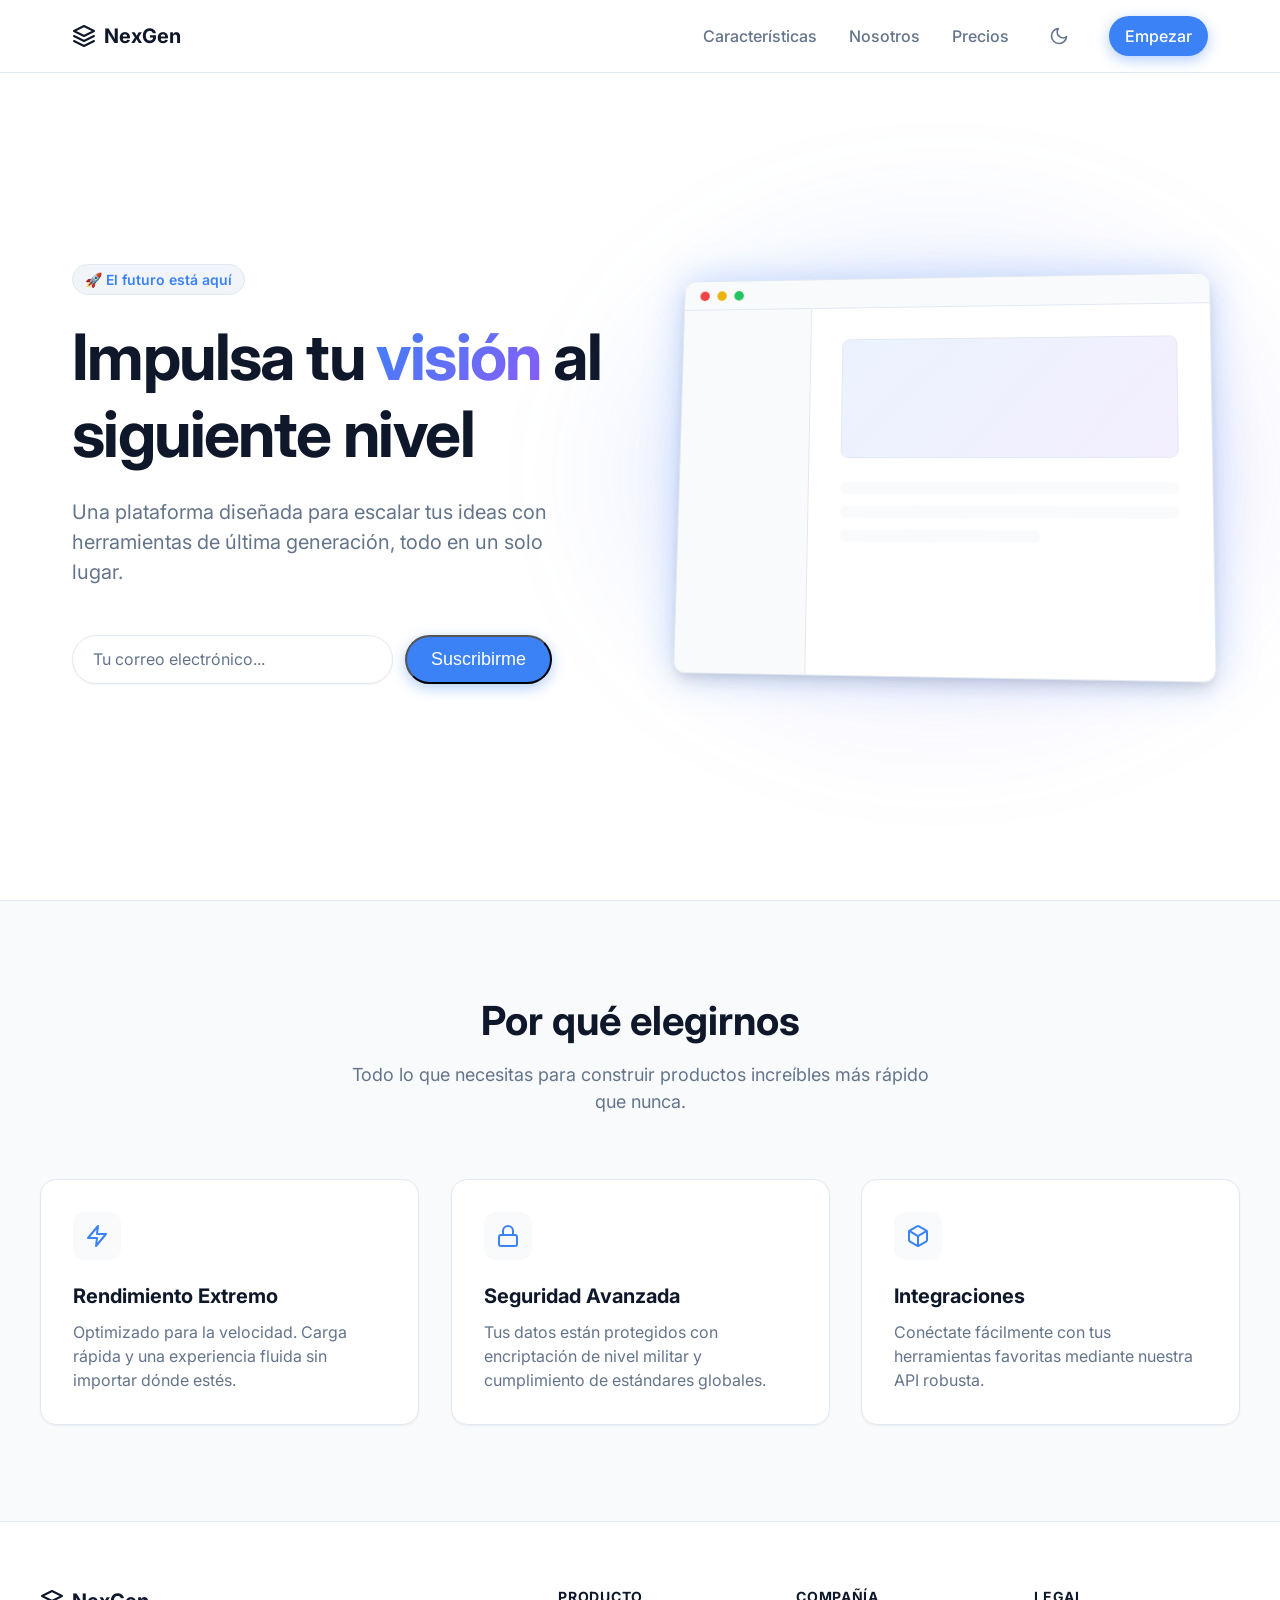
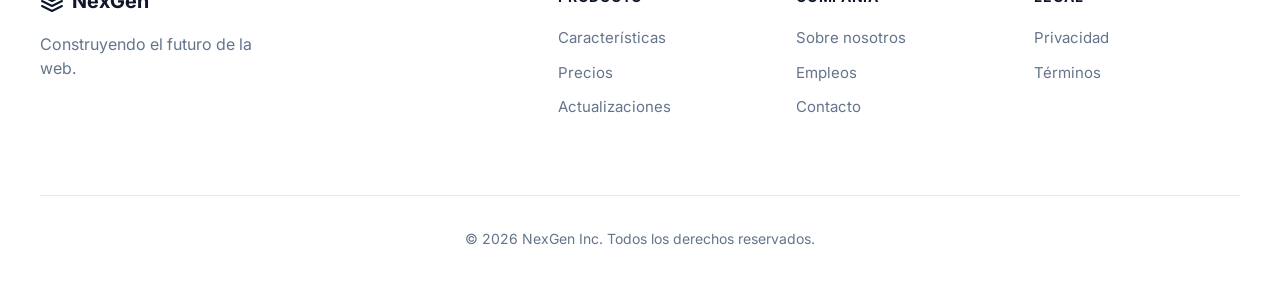
<file: index.html>
<!DOCTYPE html>
<html lang="es" data-theme="light">
<head>
    <meta charset="UTF-8">
    <meta name="viewport" content="width=device-width, initial-scale=1.0">
    <meta name="description" content="Una landing page moderna y dinámica con soporte para Light y Dark mode.">
    <title>NexGen - Innovación sin límites</title>
    
    <!-- Google Fonts -->
    <link rel="preconnect" href="https://fonts.googleapis.com">
    <link rel="preconnect" href="https://fonts.gstatic.com" crossorigin>
    <link href="https://fonts.googleapis.com/css2?family=Inter:wght@300;400;500;600;700;800&display=swap" rel="stylesheet">
    
    <!-- CSS -->
    <link rel="stylesheet" href="styles.css">
    
    <!-- Favicon (Data URI para prevenir 404) -->
    <link rel="icon" href="data:image/svg+xml,<svg xmlns='http://www.w3.org/2000/svg' viewBox='0 0 24 24' fill='none' stroke='%233b82f6' stroke-width='2' stroke-linecap='round' stroke-linejoin='round'><path d='M12 2L2 7l10 5 10-5-10-5zM2 17l10 5 10-5M2 12l10 5 10-5'/></svg>">
</head>
<body>
    <!-- Navbar -->
    <nav class="navbar">
        <div class="nav-container">
            <a href="#" class="logo">
                <svg width="24" height="24" viewBox="0 0 24 24" fill="none" stroke="currentColor" stroke-width="2" stroke-linecap="round" stroke-linejoin="round"><path d="M12 2L2 7l10 5 10-5-10-5zM2 17l10 5 10-5M2 12l10 5 10-5"/></svg>
                NexGen
            </a>
            <div class="nav-links">
                <a href="#features">Características</a>
                <a href="#about">Nosotros</a>
                <a href="#pricing">Precios</a>
                <button id="theme-toggle" class="theme-toggle" aria-label="Cambiar tema">
                    <!-- Sun Icon -->
                    <svg class="sun-icon" xmlns="http://www.w3.org/2000/svg" width="20" height="20" viewBox="0 0 24 24" fill="none" stroke="currentColor" stroke-width="2" stroke-linecap="round" stroke-linejoin="round"><circle cx="12" cy="12" r="5"></circle><line x1="12" y1="1" x2="12" y2="3"></line><line x1="12" y1="21" x2="12" y2="23"></line><line x1="4.22" y1="4.22" x2="5.64" y2="5.64"></line><line x1="18.36" y1="18.36" x2="19.78" y2="19.78"></line><line x1="1" y1="12" x2="3" y2="12"></line><line x1="21" y1="12" x2="23" y2="12"></line><line x1="4.22" y1="19.78" x2="5.64" y2="18.36"></line><line x1="18.36" y1="5.64" x2="19.78" y2="4.22"></line></svg>
                    <!-- Moon Icon -->
                    <svg class="moon-icon" xmlns="http://www.w3.org/2000/svg" width="20" height="20" viewBox="0 0 24 24" fill="none" stroke="currentColor" stroke-width="2" stroke-linecap="round" stroke-linejoin="round"><path d="M21 12.79A9 9 0 1 1 11.21 3 7 7 0 0 0 21 12.79z"></path></svg>
                </button>
                <a href="#cta" class="btn btn-primary nav-btn">Empezar</a>
            </div>
        </div>
    </nav>

    <!-- Hero Section -->
    <header class="hero">
        <div class="hero-content fade-in">
            <div class="badge">🚀 El futuro está aquí</div>
            <h1 class="hero-title">Impulsa tu <span class="gradient-text">visión</span> al siguiente nivel</h1>
            <p class="hero-subtitle">Una plataforma diseñada para escalar tus ideas con herramientas de última generación, todo en un solo lugar.</p>
            <form class="hero-form" name="newsletter" method="POST" action="/success.html" netlify netlify-honeypot="bot-field">
                <p class="hidden" style="display: none;">
                    <label>No llenes esto si eres humano: <input name="bot-field" /></label>
                </p>
                <input type="email" name="email" placeholder="Tu correo electrónico..." required aria-label="Correo electrónico">
                <button type="submit" class="btn btn-primary btn-lg">Suscribirme</button>
            </form>
        </div>
        <div class="hero-image-wrapper fade-in delay-200">
            <div class="glow-effect"></div>
            <!-- Un mockup genérico usando un div estilizado -->
            <div class="hero-mockup">
                <div class="mockup-header">
                    <span class="dot red"></span>
                    <span class="dot yellow"></span>
                    <span class="dot green"></span>
                </div>
                <div class="mockup-body">
                    <div class="mockup-sidebar"></div>
                    <div class="mockup-content">
                        <div class="mockup-chart"></div>
                        <div class="mockup-lines">
                            <div class="line"></div>
                            <div class="line"></div>
                            <div class="line short"></div>
                        </div>
                    </div>
                </div>
            </div>
        </div>
    </header>

    <!-- Features Section -->
    <section id="features" class="features">
        <div class="section-header fade-in">
            <h2>Por qué elegirnos</h2>
            <p>Todo lo que necesitas para construir productos increíbles más rápido que nunca.</p>
        </div>
        <div class="features-grid">
            <div class="feature-card fade-in delay-100">
                <div class="icon-wrapper">
                    <svg width="24" height="24" viewBox="0 0 24 24" fill="none" stroke="currentColor" stroke-width="2" stroke-linecap="round" stroke-linejoin="round"><polygon points="13 2 3 14 12 14 11 22 21 10 12 10 13 2"></polygon></svg>
                </div>
                <h3>Rendimiento Extremo</h3>
                <p>Optimizado para la velocidad. Carga rápida y una experiencia fluida sin importar dónde estés.</p>
            </div>
            <div class="feature-card fade-in delay-200">
                <div class="icon-wrapper">
                    <svg width="24" height="24" viewBox="0 0 24 24" fill="none" stroke="currentColor" stroke-width="2" stroke-linecap="round" stroke-linejoin="round"><rect x="3" y="11" width="18" height="11" rx="2" ry="2"></rect><path d="M7 11V7a5 5 0 0 1 10 0v4"></path></svg>
                </div>
                <h3>Seguridad Avanzada</h3>
                <p>Tus datos están protegidos con encriptación de nivel militar y cumplimiento de estándares globales.</p>
            </div>
            <div class="feature-card fade-in delay-300">
                <div class="icon-wrapper">
                    <svg width="24" height="24" viewBox="0 0 24 24" fill="none" stroke="currentColor" stroke-width="2" stroke-linecap="round" stroke-linejoin="round"><path d="M21 16V8a2 2 0 0 0-1-1.73l-7-4a2 2 0 0 0-2 0l-7 4A2 2 0 0 0 3 8v8a2 2 0 0 0 1 1.73l7 4a2 2 0 0 0 2 0l7-4A2 2 0 0 0 21 16z"></path><polyline points="3.27 6.96 12 12.01 20.73 6.96"></polyline><line x1="12" y1="22.08" x2="12" y2="12"></line></svg>
                </div>
                <h3>Integraciones</h3>
                <p>Conéctate fácilmente con tus herramientas favoritas mediante nuestra API robusta.</p>
            </div>
        </div>
    </section>

    <!-- Footer -->
    <footer class="footer">
        <div class="footer-container fade-in">
            <div class="footer-brand">
                <a href="#" class="logo">
                    <svg width="24" height="24" viewBox="0 0 24 24" fill="none" stroke="currentColor" stroke-width="2" stroke-linecap="round" stroke-linejoin="round"><path d="M12 2L2 7l10 5 10-5-10-5zM2 17l10 5 10-5M2 12l10 5 10-5"/></svg>
                    NexGen
                </a>
                <p>Construyendo el futuro de la web.</p>
            </div>
            <div class="footer-links">
                <div class="link-group">
                    <h4>Producto</h4>
                    <a href="#">Características</a>
                    <a href="#">Precios</a>
                    <a href="#">Actualizaciones</a>
                </div>
                <div class="link-group">
                    <h4>Compañía</h4>
                    <a href="#">Sobre nosotros</a>
                    <a href="#">Empleos</a>
                    <a href="#">Contacto</a>
                </div>
                <div class="link-group">
                    <h4>Legal</h4>
                    <a href="#">Privacidad</a>
                    <a href="#">Términos</a>
                </div>
            </div>
        </div>
        <div class="footer-bottom">
            <p>&copy; 2026 NexGen Inc. Todos los derechos reservados.</p>
        </div>
    </footer>

    <!-- JS -->
    <script src="script.js"></script>
</body>
</html>
</file>
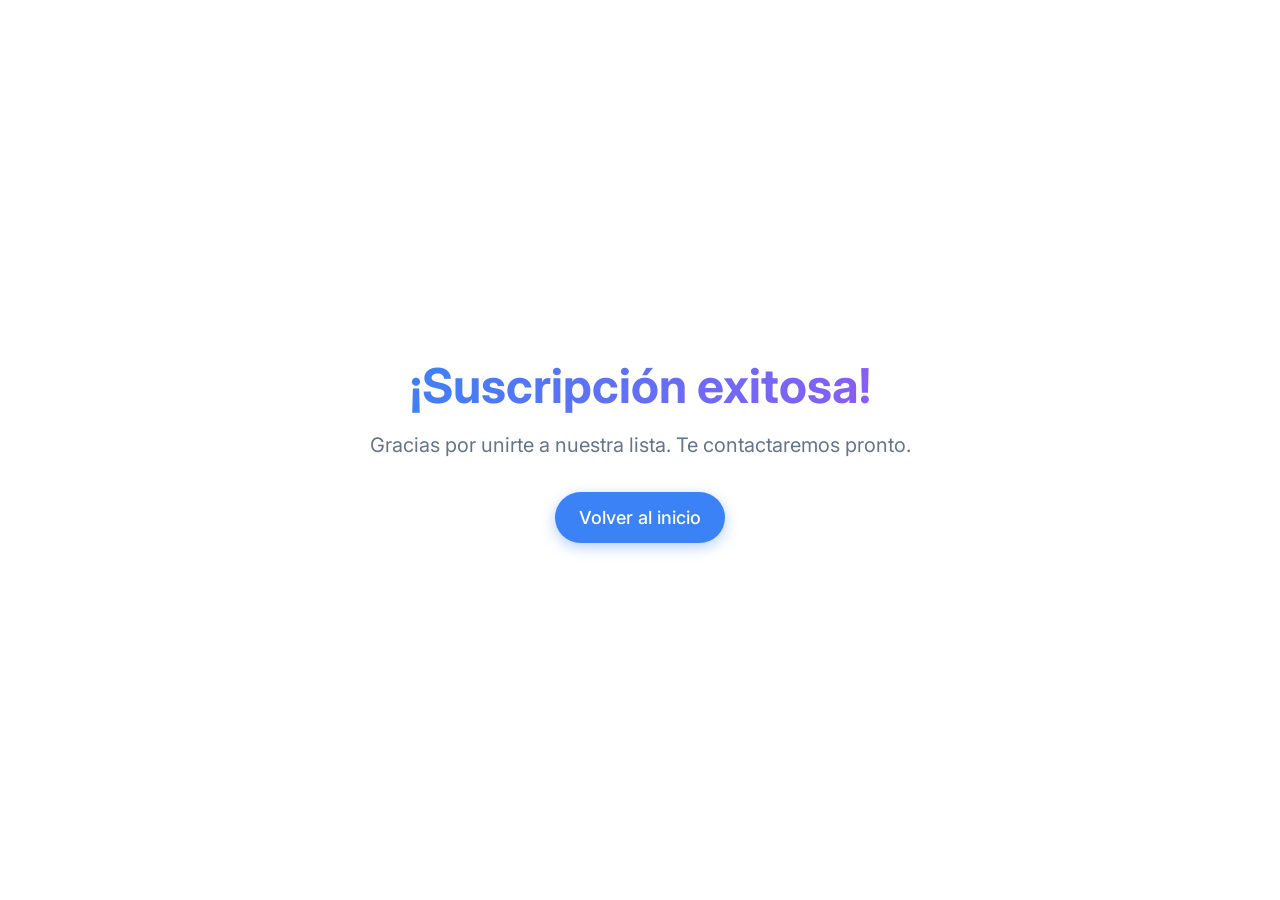
<file: success.html>
<!DOCTYPE html>
<html lang="es" data-theme="light">
<head>
    <meta charset="UTF-8">
    <meta name="viewport" content="width=device-width, initial-scale=1.0">
    <title>¡Gracias por suscribirte!</title>
    <link href="https://fonts.googleapis.com/css2?family=Inter:wght@400;600&display=swap" rel="stylesheet">
    <link rel="stylesheet" href="styles.css">
    <style>
        .success-page {
            display: flex;
            flex-direction: column;
            align-items: center;
            justify-content: center;
            min-height: 100vh;
            text-align: center;
            padding: 2rem;
        }
        .success-page h1 { font-size: 3rem; margin-bottom: 1rem; }
        .success-page p { color: var(--text-secondary); margin-bottom: 2rem; font-size: 1.25rem; }
    </style>
</head>
<body>
    <div class="success-page">
        <h1 class="gradient-text">¡Suscripción exitosa!</h1>
        <p>Gracias por unirte a nuestra lista. Te contactaremos pronto.</p>
        <a href="/" class="btn btn-primary btn-lg">Volver al inicio</a>
    </div>
</body>
</html>
</file>
<file: styles.css>
/* Variables base */
:root {
  /* Light Theme Colors */
  --bg-color: #ffffff;
  --bg-secondary: #f8fafc;
  --text-primary: #0f172a;
  --text-secondary: #64748b;
  --border-color: #e2e8f0;
  
  /* Primary accents */
  --primary: #3b82f6;
  --primary-hover: #2563eb;
  --secondary: #f1f5f9;
  --secondary-hover: #e2e8f0;
  
  /* Gradients */
  --gradient-text: linear-gradient(135deg, #3b82f6, #8b5cf6);
  --gradient-bg: linear-gradient(135deg, rgba(59, 130, 246, 0.1), rgba(139, 92, 246, 0.1));
  
  /* UI Elements */
  --card-bg: #ffffff;
  --nav-bg: rgba(255, 255, 255, 0.8);
  --shadow-sm: 0 1px 2px 0 rgba(0, 0, 0, 0.05);
  --shadow-md: 0 4px 6px -1px rgba(0, 0, 0, 0.1), 0 2px 4px -1px rgba(0, 0, 0, 0.06);
  --shadow-lg: 0 10px 15px -3px rgba(0, 0, 0, 0.1), 0 4px 6px -2px rgba(0, 0, 0, 0.05);
  --shadow-glow: 0 0 40px rgba(59, 130, 246, 0.3);
}

/* Dark Theme overrides */
[data-theme="dark"] {
  --bg-color: #0f172a;
  --bg-secondary: #1e293b;
  --text-primary: #f8fafc;
  --text-secondary: #94a3b8;
  --border-color: #334155;
  
  --primary: #60a5fa;
  --primary-hover: #3b82f6;
  --secondary: #1e293b;
  --secondary-hover: #334155;
  
  --gradient-bg: linear-gradient(135deg, rgba(96, 165, 250, 0.1), rgba(167, 139, 250, 0.1));
  
  --card-bg: #1e293b;
  --nav-bg: rgba(15, 23, 42, 0.8);
  --shadow-sm: 0 1px 2px 0 rgba(0, 0, 0, 0.5);
  --shadow-md: 0 4px 6px -1px rgba(0, 0, 0, 0.4), 0 2px 4px -1px rgba(0, 0, 0, 0.3);
  --shadow-lg: 0 10px 15px -3px rgba(0, 0, 0, 0.5), 0 4px 6px -2px rgba(0, 0, 0, 0.3);
  --shadow-glow: 0 0 40px rgba(96, 165, 250, 0.2);
}

/* Reset & Global */
* {
  margin: 0;
  padding: 0;
  box-sizing: border-box;
}

body {
  font-family: 'Inter', sans-serif;
  background-color: var(--bg-color);
  color: var(--text-primary);
  line-height: 1.5;
  transition: background-color 0.3s ease, color 0.3s ease;
  overflow-x: hidden;
}

a {
  text-decoration: none;
  color: inherit;
  transition: color 0.2s;
}

/* Typography */
h1, h2, h3 {
  font-weight: 700;
  line-height: 1.2;
}

.gradient-text {
  background: var(--gradient-text);
  -webkit-background-clip: text;
  -webkit-text-fill-color: transparent;
  background-clip: text;
  color: transparent;
}

/* Navbar */
.navbar {
  position: fixed;
  top: 0;
  width: 100%;
  padding: 1rem 0;
  background-color: var(--nav-bg);
  backdrop-filter: blur(12px);
  -webkit-backdrop-filter: blur(12px);
  border-bottom: 1px solid var(--border-color);
  z-index: 100;
  transition: background-color 0.3s, border-color 0.3s;
}

.nav-container {
  max-width: 1200px;
  margin: 0 auto;
  padding: 0 2rem;
  display: flex;
  justify-content: space-between;
  align-items: center;
}

.logo {
  display: flex;
  align-items: center;
  gap: 0.5rem;
  font-size: 1.25rem;
  font-weight: 700;
  color: var(--text-primary);
}

.nav-links {
  display: flex;
  align-items: center;
  gap: 2rem;
}

.nav-links a:not(.btn) {
  color: var(--text-secondary);
  font-weight: 500;
}

.nav-links a:not(.btn):hover {
  color: var(--text-primary);
}

/* Theme Toggle */
.theme-toggle {
  background: none;
  border: none;
  cursor: pointer;
  color: var(--text-secondary);
  display: flex;
  align-items: center;
  justify-content: center;
  padding: 0.5rem;
  border-radius: 50%;
  transition: background-color 0.2s, color 0.2s;
}

.theme-toggle:hover {
  background-color: var(--secondary);
  color: var(--text-primary);
}

[data-theme="dark"] .moon-icon { display: none; }
[data-theme="light"] .sun-icon { display: none; }

/* Buttons */
.btn {
  display: inline-flex;
  align-items: center;
  justify-content: center;
  padding: 0.5rem 1rem;
  border-radius: 9999px;
  font-weight: 500;
  transition: all 0.2s ease;
  cursor: pointer;
}

.btn-lg {
  padding: 0.75rem 1.5rem;
  font-size: 1.125rem;
}

.btn-primary {
  background-color: var(--primary);
  color: #ffffff !important;
  box-shadow: 0 4px 14px 0 rgba(59, 130, 246, 0.39);
}

.btn-primary:hover {
  background-color: var(--primary-hover);
  transform: translateY(-1px);
  box-shadow: 0 6px 20px rgba(59, 130, 246, 0.4);
}

[data-theme="dark"] .btn-primary {
  color: #0f172a !important;
}

.btn-secondary {
  background-color: var(--secondary);
  color: var(--text-primary);
}

.btn-secondary:hover {
  background-color: var(--secondary-hover);
}

/* Hero Section */
.hero {
  padding: 8rem 2rem 5rem;
  max-width: 1200px;
  margin: 0 auto;
  display: grid;
  grid-template-columns: 1fr 1fr;
  gap: 4rem;
  align-items: center;
  min-height: 100vh;
}

.hero-content {
  display: flex;
  flex-direction: column;
  align-items: flex-start;
  gap: 1.5rem;
}

.badge {
  padding: 0.25rem 0.75rem;
  border-radius: 9999px;
  background-color: var(--secondary);
  color: var(--primary);
  font-size: 0.875rem;
  font-weight: 600;
  border: 1px solid var(--border-color);
}

.hero-title {
  font-size: 4rem;
  letter-spacing: -0.025em;
}

.hero-subtitle {
  font-size: 1.25rem;
  color: var(--text-secondary);
  max-width: 480px;
}

.hero-form {
  display: flex;
  gap: 0.75rem;
  margin-top: 1.5rem;
  width: 100%;
  max-width: 480px;
}

.hero-form input {
  flex: 1;
  padding: 0.75rem 1.25rem;
  border-radius: 9999px;
  border: 1px solid var(--border-color);
  background-color: var(--card-bg);
  color: var(--text-primary);
  font-size: 1rem;
  font-family: inherit;
  outline: none;
  transition: all 0.3s ease;
  box-shadow: var(--shadow-sm);
}

.hero-form input:focus {
  border-color: var(--primary);
  box-shadow: 0 0 0 4px rgba(59, 130, 246, 0.15);
}

.hero-form input::placeholder {
  color: var(--text-secondary);
}

/* Hero Mockup */
.hero-image-wrapper {
  position: relative;
  width: 100%;
}

.glow-effect {
  position: absolute;
  top: 50%;
  left: 50%;
  transform: translate(-50%, -50%);
  width: 120%;
  height: 120%;
  background: var(--gradient-bg);
  filter: blur(60px);
  z-index: -1;
  border-radius: 50%;
}

.hero-mockup {
  background-color: var(--card-bg);
  border: 1px solid var(--border-color);
  border-radius: 12px;
  overflow: hidden;
  box-shadow: var(--shadow-lg), var(--shadow-glow);
  aspect-ratio: 4/3;
  display: flex;
  flex-direction: column;
  transform: perspective(1000px) rotateY(-5deg) rotateX(5deg);
  transition: transform 0.5s ease;
}

.hero-mockup:hover {
  transform: perspective(1000px) rotateY(0) rotateX(0);
}

.mockup-header {
  height: 30px;
  background-color: var(--bg-secondary);
  border-bottom: 1px solid var(--border-color);
  display: flex;
  align-items: center;
  padding: 0 1rem;
  gap: 0.5rem;
}

.dot {
  width: 10px;
  height: 10px;
  border-radius: 50%;
}
.dot.red { background-color: #ef4444; }
.dot.yellow { background-color: #eab308; }
.dot.green { background-color: #22c55e; }

.mockup-body {
  display: flex;
  flex: 1;
}

.mockup-sidebar {
  width: 25%;
  background-color: var(--bg-secondary);
  border-right: 1px solid var(--border-color);
}

.mockup-content {
  flex: 1;
  padding: 2rem;
  display: flex;
  flex-direction: column;
  gap: 1.5rem;
}

.mockup-chart {
  height: 40%;
  background: var(--gradient-bg);
  border-radius: 8px;
  border: 1px solid var(--border-color);
}

.mockup-lines {
  display: flex;
  flex-direction: column;
  gap: 0.75rem;
}

.line {
  height: 12px;
  background-color: var(--bg-secondary);
  border-radius: 6px;
  width: 100%;
}

.line.short {
  width: 60%;
}

/* Features */
.features {
  padding: 6rem 2rem;
  background-color: var(--bg-secondary);
  border-top: 1px solid var(--border-color);
}

.section-header {
  text-align: center;
  max-width: 600px;
  margin: 0 auto 4rem;
}

.section-header h2 {
  font-size: 2.5rem;
  margin-bottom: 1rem;
}

.section-header p {
  color: var(--text-secondary);
  font-size: 1.125rem;
}

.features-grid {
  max-width: 1200px;
  margin: 0 auto;
  display: grid;
  grid-template-columns: repeat(auto-fit, minmax(300px, 1fr));
  gap: 2rem;
}

.feature-card {
  background-color: var(--card-bg);
  padding: 2rem;
  border-radius: 16px;
  border: 1px solid var(--border-color);
  box-shadow: var(--shadow-sm);
  transition: transform 0.3s ease, box-shadow 0.3s ease;
}

.feature-card:hover {
  transform: translateY(-5px);
  box-shadow: var(--shadow-md);
}

.icon-wrapper {
  width: 48px;
  height: 48px;
  background-color: var(--bg-secondary);
  color: var(--primary);
  border-radius: 12px;
  display: flex;
  align-items: center;
  justify-content: center;
  margin-bottom: 1.5rem;
}

.feature-card h3 {
  font-size: 1.25rem;
  margin-bottom: 0.75rem;
}

.feature-card p {
  color: var(--text-secondary);
}

/* Footer */
.footer {
  background-color: var(--bg-color);
  border-top: 1px solid var(--border-color);
  padding: 4rem 2rem 2rem;
}

.footer-container {
  max-width: 1200px;
  margin: 0 auto;
  display: grid;
  grid-template-columns: 2fr 3fr;
  gap: 4rem;
  margin-bottom: 4rem;
}

.footer-brand p {
  margin-top: 1rem;
  color: var(--text-secondary);
  max-width: 250px;
}

.footer-links {
  display: grid;
  grid-template-columns: repeat(3, 1fr);
  gap: 2rem;
}

.link-group h4 {
  font-size: 0.875rem;
  text-transform: uppercase;
  letter-spacing: 0.05em;
  color: var(--text-primary);
  margin-bottom: 1.25rem;
}

.link-group a {
  display: block;
  color: var(--text-secondary);
  margin-bottom: 0.75rem;
  font-size: 0.9375rem;
}

.link-group a:hover {
  color: var(--primary);
}

.footer-bottom {
  max-width: 1200px;
  margin: 0 auto;
  padding-top: 2rem;
  border-top: 1px solid var(--border-color);
  text-align: center;
  color: var(--text-secondary);
  font-size: 0.875rem;
}

/* Responsive Design */
@media (max-width: 992px) {
  .hero {
    grid-template-columns: 1fr;
    text-align: center;
    padding-top: 8rem;
  }
  
  .hero-content {
    align-items: center;
  }
  
  .hero-subtitle {
    margin: 0 auto;
  }
  
  .hero-image-wrapper {
    max-width: 600px;
    margin: 0 auto;
  }
  
  .footer-container {
    grid-template-columns: 1fr;
  }
}

@media (max-width: 768px) {
  .nav-links a:not(.btn):not(.theme-toggle) {
    display: none;
  }
  
  .hero-title {
    font-size: 3rem;
  }
  
  .footer-links {
    grid-template-columns: 1fr 1fr;
  }
}

@media (max-width: 480px) {
  .hero-title {
    font-size: 2.5rem;
  }
  
  .hero-form {
    flex-direction: column;
    width: 100%;
  }
  
  .hero-form input {
    width: 100%;
  }
  
  .btn-lg {
    width: 100%;
  }
  
  .footer-links {
    grid-template-columns: 1fr;
  }
}

/* Animaciones de Scroll */
.fade-in {
  opacity: 0;
  transform: translateY(30px);
  transition: opacity 0.8s ease-out, transform 0.8s ease-out;
  will-change: opacity, transform;
}

.fade-in.visible {
  opacity: 1;
  transform: translateY(0);
}

/* Delays para elementos en secuencia */
.delay-100 { transition-delay: 100ms; }
.delay-200 { transition-delay: 200ms; }
.delay-300 { transition-delay: 300ms; }
</file>
